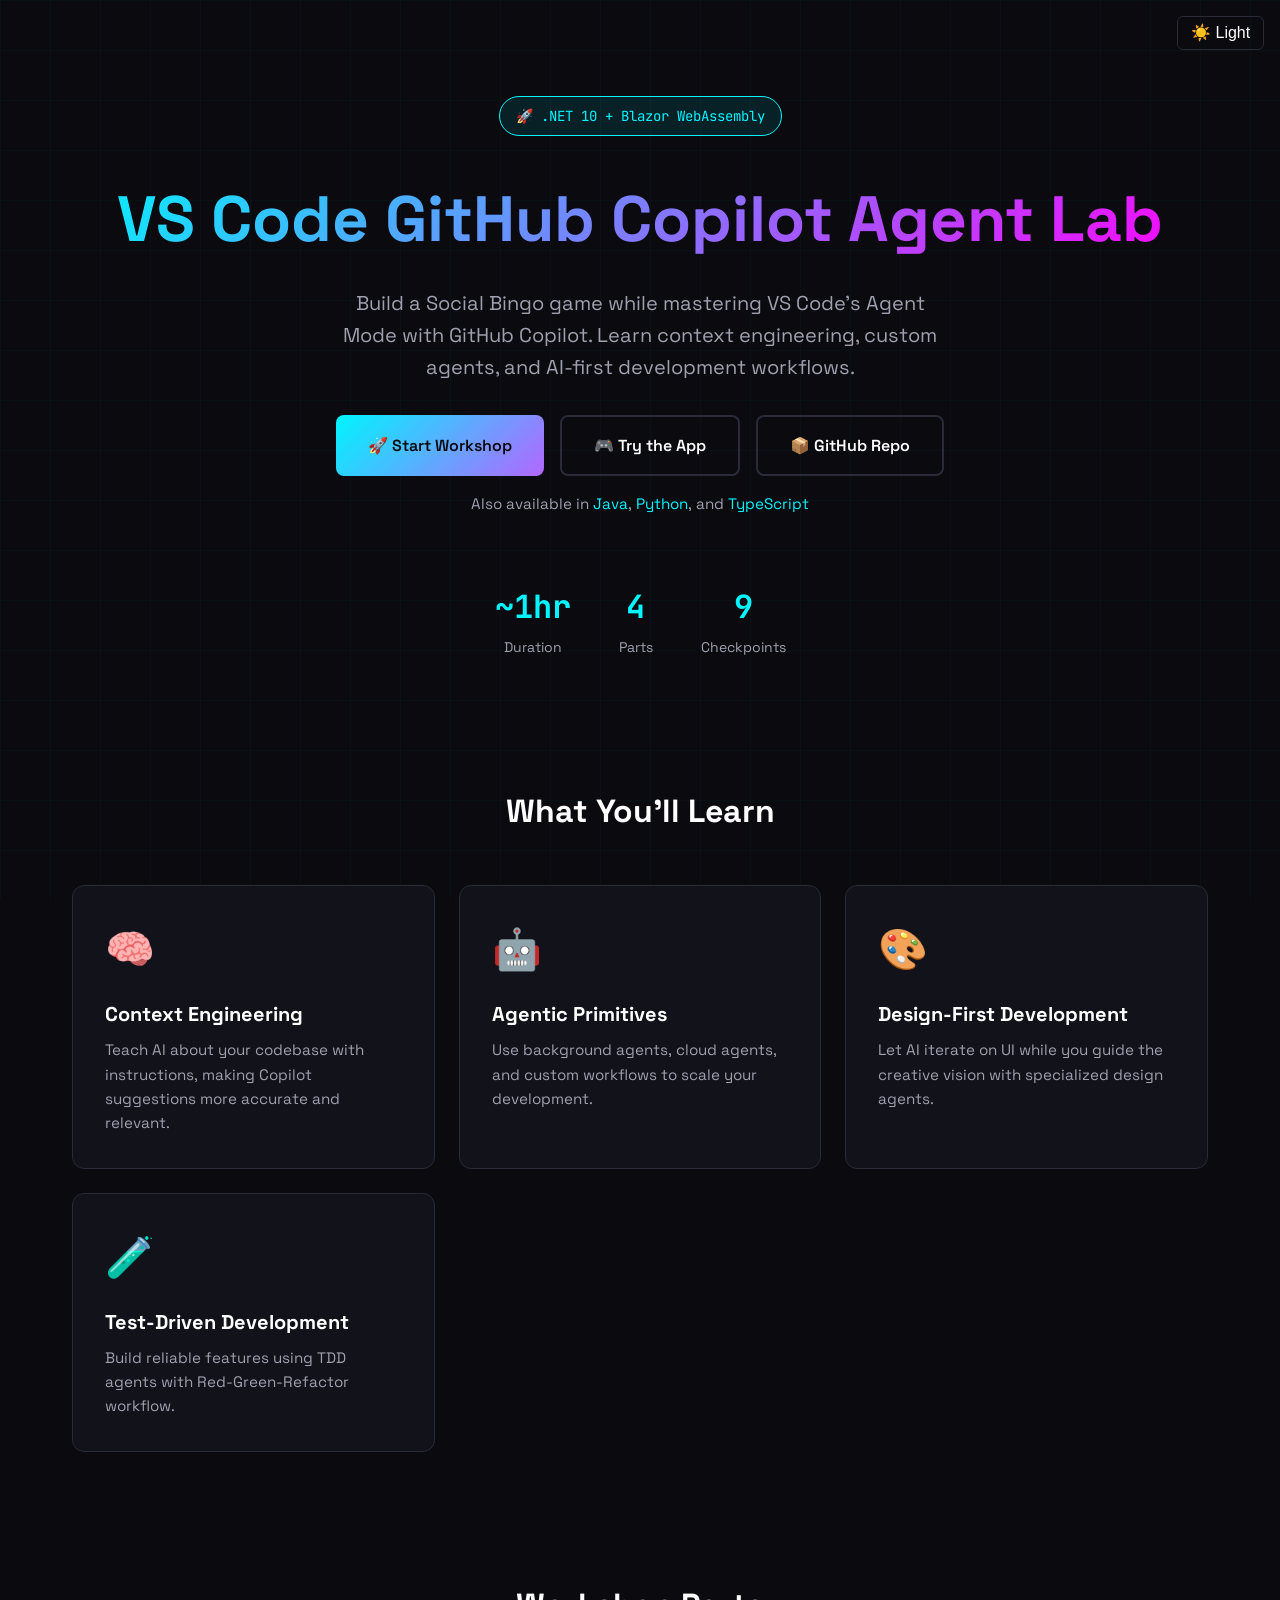
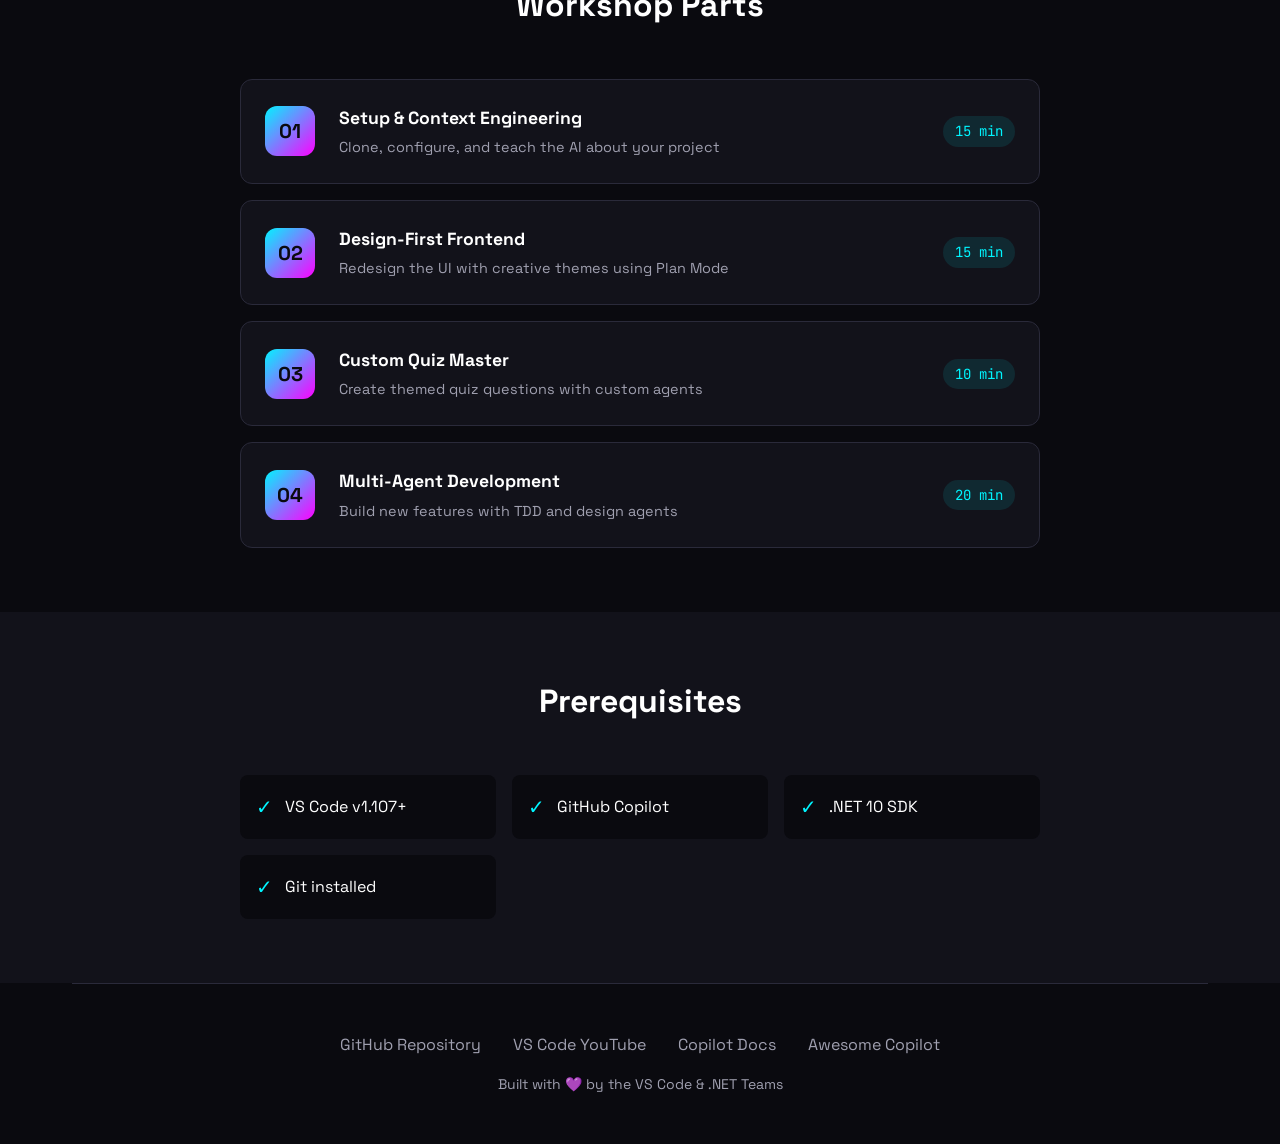
<file: docs/index.html>
<!DOCTYPE html>
<html lang="en">
<head>
    <!-- Google tag (gtag.js) -->
    <script async src="https://www.googletagmanager.com/gtag/js?id=G-LSC44NDPLQ"></script>
    <script>
      window.dataLayer = window.dataLayer || [];
      function gtag(){dataLayer.push(arguments);}
      gtag('js', new Date());
      gtag('config', 'G-LSC44NDPLQ');
    </script>
    <meta charset="UTF-8">
    <meta name="viewport" content="width=device-width, initial-scale=1.0">
    <title>VS Code GitHub Copilot Agent Lab | .NET Edition</title>
    <link rel="preconnect" href="https://fonts.googleapis.com">
    <link rel="preconnect" href="https://fonts.gstatic.com" crossorigin>
    <link href="https://fonts.googleapis.com/css2?family=JetBrains+Mono:wght@400;700&family=Space+Grotesk:wght@400;500;700&display=swap" rel="stylesheet">
    <link rel="stylesheet" href="styles.css">
    <link rel="stylesheet" href="light-theme.css">
    <script src="theme-toggle.js"></script>
</head>
<body>
    <div style="position:fixed;top:1rem;right:1rem;z-index:1000;">
        <button class="theme-toggle" onclick="toggleTheme()">☀️ Light</button>
    </div>
    <div class="container">
        <!-- Hero -->
        <section class="hero">
            <span class="hero-badge">🚀 .NET 10 + Blazor WebAssembly</span>
            <h1>VS Code GitHub Copilot Agent Lab</h1>
            <p class="hero-subtitle">
                Build a Social Bingo game while mastering VS Code's Agent Mode with GitHub Copilot. 
                Learn context engineering, custom agents, and AI-first development workflows.
            </p>
            <div class="hero-cta">
                <a href="step.html?step=00-overview" class="btn btn-primary">
                    🚀 Start Workshop
                </a>
                <a href="https://anhkhavonguyen.github.io/agent-lab-dotnet/app" class="btn btn-secondary">
                    🎮 Try the App
                </a>
                <a href="https://github.com/copilot-dev-days/agent-lab-dotnet" class="btn btn-secondary">
                    📦 GitHub Repo
                </a>
            </div>
            <p class="hero-also">Also available in <a href="https://copilot-dev-days.github.io/agent-lab-java/">Java</a>, <a href="https://copilot-dev-days.github.io/agent-lab-python/">Python</a>, and <a href="https://copilot-dev-days.github.io/agent-lab-typescript/">TypeScript</a></p>
            <div class="stats">
                <div class="stat">
                    <div class="stat-value">~1hr</div>
                    <div class="stat-label">Duration</div>
                </div>
                <div class="stat">
                    <div class="stat-value">4</div>
                    <div class="stat-label">Parts</div>
                </div>
                <div class="stat">
                    <div class="stat-value">9</div>
                    <div class="stat-label">Checkpoints</div>
                </div>
            </div>
        </section>

        <!-- Features -->
        <section class="features">
            <h2 class="section-title">What You'll Learn</h2>
            <div class="features-grid">
                <div class="feature-card">
                    <div class="feature-icon">🧠</div>
                    <h3>Context Engineering</h3>
                    <p>Teach AI about your codebase with instructions, making Copilot suggestions more accurate and relevant.</p>
                </div>
                <div class="feature-card">
                    <div class="feature-icon">🤖</div>
                    <h3>Agentic Primitives</h3>
                    <p>Use background agents, cloud agents, and custom workflows to scale your development.</p>
                </div>
                <div class="feature-card">
                    <div class="feature-icon">🎨</div>
                    <h3>Design-First Development</h3>
                    <p>Let AI iterate on UI while you guide the creative vision with specialized design agents.</p>
                </div>
                <div class="feature-card">
                    <div class="feature-icon">🧪</div>
                    <h3>Test-Driven Development</h3>
                    <p>Build reliable features using TDD agents with Red-Green-Refactor workflow.</p>
                </div>
            </div>
        </section>

        <!-- Workshop Parts -->
        <section class="workshop">
            <h2 class="section-title">Workshop Parts</h2>
            <div class="parts-list">
                <a href="step.html?step=01-setup" class="part-card">
                    <div class="part-number">01</div>
                    <div class="part-content">
                        <h3>Setup & Context Engineering</h3>
                        <p>Clone, configure, and teach the AI about your project</p>
                    </div>
                    <span class="part-time">15 min</span>
                </a>
                <a href="step.html?step=02-design" class="part-card">
                    <div class="part-number">02</div>
                    <div class="part-content">
                        <h3>Design-First Frontend</h3>
                        <p>Redesign the UI with creative themes using Plan Mode</p>
                    </div>
                    <span class="part-time">15 min</span>
                </a>
                <a href="step.html?step=03-quiz-master" class="part-card">
                    <div class="part-number">03</div>
                    <div class="part-content">
                        <h3>Custom Quiz Master</h3>
                        <p>Create themed quiz questions with custom agents</p>
                    </div>
                    <span class="part-time">10 min</span>
                </a>
                <a href="step.html?step=04-multi-agent" class="part-card">
                    <div class="part-number">04</div>
                    <div class="part-content">
                        <h3>Multi-Agent Development</h3>
                        <p>Build new features with TDD and design agents</p>
                    </div>
                    <span class="part-time">20 min</span>
                </a>
            </div>
        </section>
    </div>

    <!-- Prerequisites -->
    <section class="prereqs">
        <div class="container">
            <h2 class="section-title">Prerequisites</h2>
            <div class="prereqs-grid">
                <div class="prereq-item">
                    <span class="prereq-check">✓</span>
                    <span>VS Code v1.107+</span>
                </div>
                <div class="prereq-item">
                    <span class="prereq-check">✓</span>
                    <span>GitHub Copilot</span>
                </div>
                <div class="prereq-item">
                    <span class="prereq-check">✓</span>
                    <span>.NET 10 SDK</span>
                </div>
                <div class="prereq-item">
                    <span class="prereq-check">✓</span>
                    <span>Git installed</span>
                </div>
            </div>
        </div>
    </section>

    <div class="container">
        <!-- Footer -->
        <footer>
            <div class="footer-links">
                <a href="https://github.com/copilot-dev-days/agent-lab-dotnet">GitHub Repository</a>
                <a href="https://www.youtube.com/code">VS Code YouTube</a>
                <a href="https://code.visualstudio.com/docs/copilot/overview">Copilot Docs</a>
                <a href="https://github.com/github/awesome-copilot">Awesome Copilot</a>
            </div>
            <p class="footer-credit">
                Built with 💜 by the VS Code & .NET Teams
            </p>
        </footer>
    </div>
</body>
</html>
</file>
<file: docs/styles.css>
:root {
    --bg-dark: #0a0a0f;
    --bg-card: #12121a;
    --neon-cyan: #00f5ff;
    --neon-magenta: #ff00ff;
    --neon-purple: #b366ff;
    --text-primary: #ffffff;
    --text-secondary: #a0a0b0;
    --border-color: #2a2a3a;
}

* {
    margin: 0;
    padding: 0;
    box-sizing: border-box;
}

body {
    font-family: 'Space Grotesk', sans-serif;
    background: var(--bg-dark);
    color: var(--text-primary);
    line-height: 1.6;
    min-height: 100vh;
}

/* Animated grid background */
body::before {
    content: '';
    position: fixed;
    top: 0;
    left: 0;
    width: 100%;
    height: 100%;
    background: 
        linear-gradient(90deg, rgba(0,245,255,0.03) 1px, transparent 1px),
        linear-gradient(rgba(0,245,255,0.03) 1px, transparent 1px);
    background-size: 50px 50px;
    pointer-events: none;
    z-index: -1;
}

.container {
    max-width: 1200px;
    margin: 0 auto;
    padding: 0 2rem;
}

/* Hero Section */
.hero {
    padding: 6rem 0 4rem;
    text-align: center;
    position: relative;
}

.hero-badge {
    display: inline-block;
    padding: 0.5rem 1rem;
    background: rgba(0,245,255,0.1);
    border: 1px solid var(--neon-cyan);
    border-radius: 50px;
    font-size: 0.875rem;
    color: var(--neon-cyan);
    margin-bottom: 2rem;
    font-family: 'JetBrains Mono', monospace;
}

.hero h1 {
    font-size: clamp(2.5rem, 6vw, 4rem);
    font-weight: 700;
    margin-bottom: 1rem;
    background: linear-gradient(135deg, var(--neon-cyan), var(--neon-magenta));
    -webkit-background-clip: text;
    -webkit-text-fill-color: transparent;
    background-clip: text;
}

.hero-subtitle {
    font-size: 1.25rem;
    color: var(--text-secondary);
    max-width: 600px;
    margin: 0 auto 2rem;
}

.hero-cta {
    display: flex;
    gap: 1rem;
    justify-content: center;
    flex-wrap: wrap;
}

.btn {
    display: inline-flex;
    align-items: center;
    gap: 0.5rem;
    padding: 1rem 2rem;
    border-radius: 8px;
    font-weight: 600;
    text-decoration: none;
    transition: all 0.3s ease;
    font-size: 1rem;
}

.btn-primary {
    background: linear-gradient(135deg, var(--neon-cyan), var(--neon-purple));
    color: var(--bg-dark);
}

.btn-primary:hover {
    transform: translateY(-2px);
    box-shadow: 0 10px 40px rgba(0,245,255,0.3);
}

.btn-secondary {
    background: transparent;
    border: 2px solid var(--border-color);
    color: var(--text-primary);
}

.btn-secondary:hover {
    border-color: var(--neon-cyan);
    color: var(--neon-cyan);
}

/* Stats */
.stats {
    display: flex;
    justify-content: center;
    gap: 3rem;
    margin-top: 4rem;
    flex-wrap: wrap;
}

.stat {
    text-align: center;
}

.stat-value {
    font-size: 2rem;
    font-weight: 700;
    color: var(--neon-cyan);
    font-family: 'JetBrains Mono', monospace;
}

.stat-label {
    font-size: 0.875rem;
    color: var(--text-secondary);
    margin-top: 0.25rem;
}

/* Features Section */
.features {
    padding: 4rem 0;
}

.section-title {
    font-size: 2rem;
    text-align: center;
    margin-bottom: 3rem;
}

.features-grid {
    display: grid;
    grid-template-columns: repeat(auto-fit, minmax(280px, 1fr));
    gap: 1.5rem;
}

.feature-card {
    background: var(--bg-card);
    border: 1px solid var(--border-color);
    border-radius: 12px;
    padding: 2rem;
    transition: all 0.3s ease;
}

.feature-card:hover {
    border-color: var(--neon-cyan);
    transform: translateY(-4px);
}

.feature-icon {
    font-size: 2.5rem;
    margin-bottom: 1rem;
}

.feature-card h3 {
    font-size: 1.25rem;
    margin-bottom: 0.5rem;
}

.feature-card p {
    color: var(--text-secondary);
    font-size: 0.95rem;
}

/* Workshop Parts */
.workshop {
    padding: 4rem 0;
}

.parts-list {
    display: flex;
    flex-direction: column;
    gap: 1rem;
    max-width: 800px;
    margin: 0 auto;
}

.part-card {
    display: flex;
    align-items: center;
    gap: 1.5rem;
    background: var(--bg-card);
    border: 1px solid var(--border-color);
    border-radius: 12px;
    padding: 1.5rem;
    text-decoration: none;
    color: inherit;
    transition: all 0.3s ease;
}

.part-card:hover {
    border-color: var(--neon-magenta);
    background: rgba(255,0,255,0.05);
}

.part-number {
    width: 50px;
    height: 50px;
    display: flex;
    align-items: center;
    justify-content: center;
    background: linear-gradient(135deg, var(--neon-cyan), var(--neon-magenta));
    border-radius: 12px;
    font-weight: 700;
    font-size: 1.25rem;
    color: var(--bg-dark);
    flex-shrink: 0;
}

.part-content {
    flex: 1;
}

.part-content h3 {
    font-size: 1.1rem;
    margin-bottom: 0.25rem;
}

.part-content p {
    color: var(--text-secondary);
    font-size: 0.9rem;
}

.part-time {
    font-family: 'JetBrains Mono', monospace;
    font-size: 0.875rem;
    color: var(--neon-cyan);
    padding: 0.25rem 0.75rem;
    background: rgba(0,245,255,0.1);
    border-radius: 50px;
}

/* Prerequisites */
.prereqs {
    padding: 4rem 0;
    background: var(--bg-card);
}

.prereqs-grid {
    display: grid;
    grid-template-columns: repeat(auto-fit, minmax(200px, 1fr));
    gap: 1rem;
    max-width: 800px;
    margin: 0 auto;
}

.prereq-item {
    display: flex;
    align-items: center;
    gap: 0.75rem;
    padding: 1rem;
    background: var(--bg-dark);
    border-radius: 8px;
}

.prereq-check {
    color: var(--neon-cyan);
    font-size: 1.25rem;
}

/* Footer */
footer {
    padding: 3rem 0;
    text-align: center;
    border-top: 1px solid var(--border-color);
}

.footer-links {
    display: flex;
    justify-content: center;
    gap: 2rem;
    margin-bottom: 1rem;
    flex-wrap: wrap;
}

.footer-links a {
    color: var(--text-secondary);
    text-decoration: none;
    transition: color 0.3s ease;
}

.footer-links a:hover {
    color: var(--neon-cyan);
}

.footer-credit {
    color: var(--text-secondary);
    font-size: 0.875rem;
}

/* Responsive */
@media (max-width: 768px) {
    .hero {
        padding: 4rem 0 3rem;
    }

    .stats {
        gap: 2rem;
    }

    .part-card {
        flex-direction: column;
        text-align: center;
    }

    .part-time {
        margin-top: 0.5rem;
    }
}

.hero-also {
    margin-top: 1rem;
    font-size: 0.95rem;
    color: var(--text-secondary);
}

.hero-also a {
    color: var(--neon-cyan);
    text-decoration: none;
    transition: color 0.3s ease;
}

.hero-also a:hover {
    color: var(--neon-magenta);
    text-decoration: underline;
}
</file>
<file: docs/light-theme.css>
html[data-theme="light"] {
    --bg-dark: #f5f5f7;
    --bg-card: #ffffff;
    --bg-code: #f0f0f5;
    --neon-cyan: #0077b6;
    --neon-magenta: #c2185b;
    --neon-purple: #7b1fa2;
    --text-primary: #1a1a2e;
    --text-secondary: #555570;
    --border-color: #d0d0dd;
    --success-green: #2e7d32;
    --warning-yellow: #f9a825;
}

html[data-theme="light"] body::before {
    background: linear-gradient(90deg, rgba(0,119,182,0.05) 1px, transparent 1px),
                linear-gradient(rgba(0,119,182,0.05) 1px, transparent 1px);
}

html[data-theme="light"] .hero::before {
    background: radial-gradient(ellipse at 50% 0%, rgba(0,119,182,0.15), transparent 70%);
}

html[data-theme="light"] .header {
    background: rgba(245,245,247,0.95);
}

html[data-theme="light"] code,
html[data-theme="light"] pre {
    background: var(--bg-code);
    color: #1a1a2e;
}

html[data-theme="light"] .btn-secondary {
    border-color: var(--border-color);
    color: var(--text-primary);
}

html[data-theme="light"] .btn-secondary:hover {
    background: rgba(0,119,182,0.1);
    border-color: var(--neon-cyan);
}

html[data-theme="light"] .card {
    box-shadow: 0 2px 8px rgba(0,0,0,0.08);
}

.theme-toggle {
    background: none;
    border: 1px solid var(--border-color);
    color: var(--text-primary);
    cursor: pointer;
    padding: 0.4rem 0.8rem;
    border-radius: 6px;
    font-size: 1rem;
    transition: all 0.3s ease;
    display: inline-flex;
    align-items: center;
    gap: 0.4rem;
}

.theme-toggle:hover {
    border-color: var(--neon-cyan);
    color: var(--neon-cyan);
}
</file>
